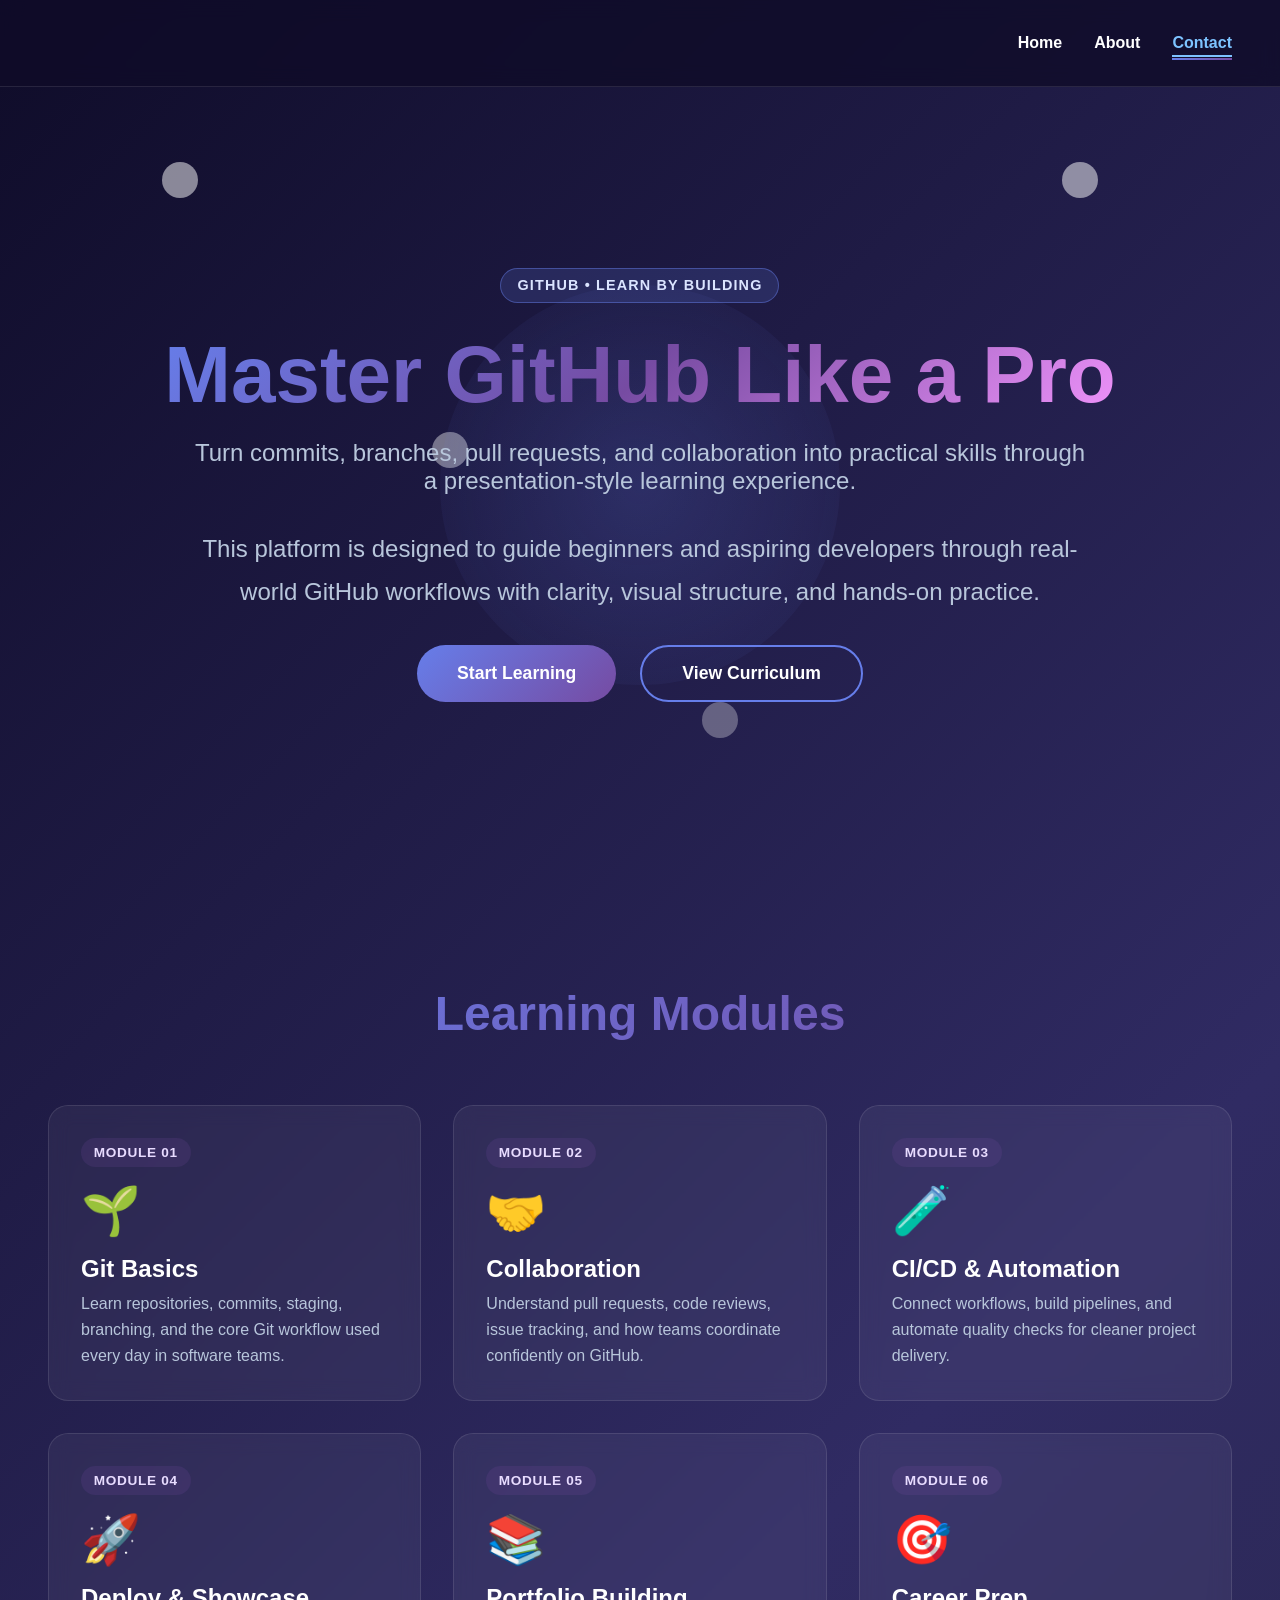
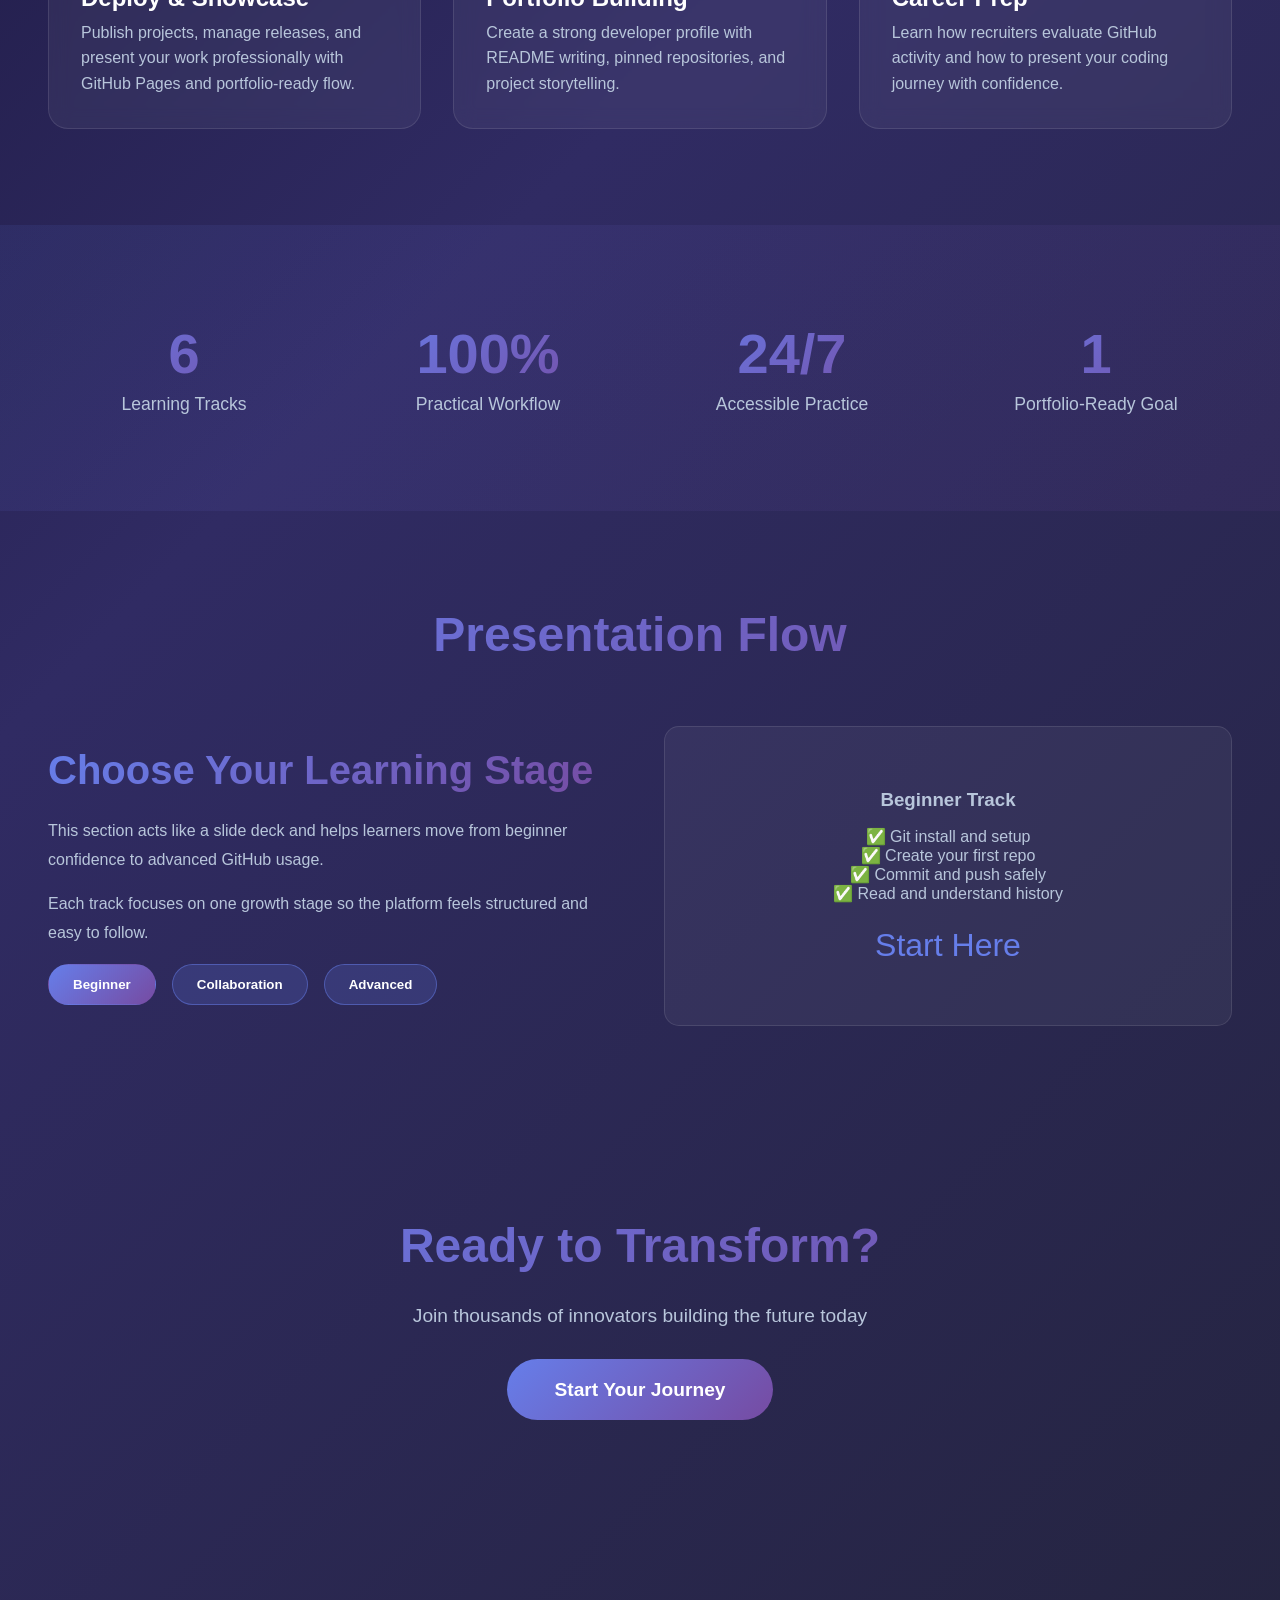
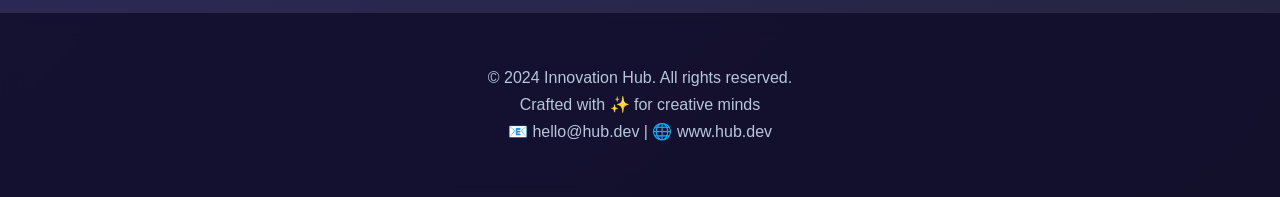
<file: index.html>
<!DOCTYPE html>
<html lang="en">
<head>
    <meta charset="UTF-8">
    <meta name="viewport" content="width=device-width, initial-scale=1.0">
    <title>GitHub Learning Platform</title>
    <style>
        * {
            margin: 0;
            padding: 0;
            box-sizing: border-box;
        }

        body {
            font-family: 'Segoe UI', Tahoma, Geneva, Verdana, sans-serif;
            background: linear-gradient(135deg, #0f0c29, #302b63, #24243e);
            color: #fff;
            overflow-x: hidden;
            position: relative;
        }

        /* Animated Background */
        .bg-animation {
            position: fixed;
            top: 0;
            left: 0;
            width: 100%;
            height: 100%;
            background: url('data:image/svg+xml,<svg xmlns="http://www.w3.org/2000/svg" viewBox="0 0 100 100"><circle cx="20" cy="20" r="2" fill="rgba(255,255,255,0.5)"/><circle cx="80" cy="80" r="2" fill="rgba(255,255,255,0.3)"/><circle cx="50" cy="50" r="2" fill="rgba(255,255,255,0.4)"/></svg>');
            pointer-events: none;
            z-index: 1;
            animation: drift 20s infinite;
        }

        @keyframes drift {
            0%, 100% { transform: translate(0, 0); }
            50% { transform: translate(50px, 50px); }
        }

        /* Navigation */
        nav {
            position: fixed;
            top: 0;
            width: 100%;
            background: rgba(15, 12, 41, 0.8);
            backdrop-filter: blur(10px);
            padding: 1.5rem 3rem;
            z-index: 1000;
            border-bottom: 1px solid rgba(255, 255, 255, 0.1);
        }

        .nav-content {
            max-width: 1400px;
            margin: 0 auto;
            display: flex;
            justify-content: space-between;
            align-items: center;
        }

        .logo {
            font-size: 2rem;
            font-weight: 900;
            background: linear-gradient(135deg, #667eea, #764ba2);
            -webkit-background-clip: text;
            -webkit-text-fill-color: transparent;
            background-clip: text;
        }

        nav ul {
            display: flex;
            list-style: none;
            gap: 2rem;
            align-items: center;
        }

        nav ul li {
            list-style: none;
        }

        nav a {
            color: #fff;
            text-decoration: none;
            font-weight: 600;
            position: relative;
            transition: 0.3s;
        }

        nav a::after {
            content: '';
            position: absolute;
            bottom: -5px;
            left: 0;
            width: 0;
            height: 2px;
            background: linear-gradient(135deg, #667eea, #764ba2);
            transition: width 0.3s;
        }

        nav a:hover::after,
        nav a.active-link::after {
            width: 100%;
        }

        nav a.active-link {
            color: #7dc3ff;
            border-bottom: 2px solid #7dc3ff;
            padding-bottom: 0.25rem;
        }

        /* Main Content */
        main {
            position: relative;
            z-index: 2;
            margin-top: 80px;
        }

        /* Hero Section */
        .hero {
            min-height: 90vh;
            display: flex;
            align-items: center;
            justify-content: center;
            text-align: center;
            padding: 3rem;
            position: relative;
            overflow: hidden;
        }

        .hero::before {
            content: '';
            position: absolute;
            width: 400px;
            height: 400px;
            background: radial-gradient(circle, rgba(102, 126, 234, 0.2), transparent);
            border-radius: 50%;
            top: 50%;
            left: 50%;
            transform: translate(-50%, -50%);
            animation: pulse 4s infinite;
        }

        @keyframes pulse {
            0%, 100% { transform: translate(-50%, -50%) scale(1); }
            50% { transform: translate(-50%, -50%) scale(1.2); }
        }

        .hero-content {
            position: relative;
            z-index: 3;
            animation: slideUp 0.8s ease;
        }

        .hero h1 {
            font-size: 5rem;
            margin-bottom: 1rem;
            line-height: 1.2;
            background: linear-gradient(135deg, #667eea, #764ba2, #f093fb);
            -webkit-background-clip: text;
            -webkit-text-fill-color: transparent;
            background-clip: text;
            animation: textGlow 3s ease-in-out infinite;
        }

        @keyframes textGlow {
            0%, 100% { filter: drop-shadow(0 0 10px rgba(102, 126, 234, 0.3)); }
            50% { filter: drop-shadow(0 0 20px rgba(118, 75, 162, 0.5)); }
        }

        .hero-badge {
            display: inline-block;
            padding: 0.55rem 1rem;
            border-radius: 999px;
            font-size: 0.9rem;
            font-weight: 700;
            letter-spacing: 0.08em;
            text-transform: uppercase;
            background: rgba(102, 126, 234, 0.18);
            color: #dbe4ff;
            border: 1px solid rgba(102, 126, 234, 0.45);
            margin-bottom: 1.5rem;
            animation: slideUp 0.8s ease 0.05s both;
        }

        .hero p {
            font-size: 1.5rem;
            color: #b8c6db;
            margin-bottom: 2rem;
            max-width: 900px;
            margin-left: auto;
            margin-right: auto;
            animation: slideUp 0.8s ease 0.2s both;
        }

        .hero-subtitle {
            font-size: 1.1rem;
            line-height: 1.8;
            color: #c9d5ea;
            max-width: 760px;
            margin: 0 auto 2rem auto;
            animation: slideUp 0.8s ease 0.25s both;
        }

        .cta-buttons {
            display: flex;
            gap: 1.5rem;
            justify-content: center;
            flex-wrap: wrap;
            animation: slideUp 0.8s ease 0.4s both;
        }

        .btn {
            padding: 1rem 2.5rem;
            font-size: 1.1rem;
            border: none;
            border-radius: 50px;
            cursor: pointer;
            font-weight: 700;
            transition: all 0.3s;
            position: relative;
            overflow: hidden;
        }

        .btn-primary {
            background: linear-gradient(135deg, #667eea, #764ba2);
            color: white;
        }

        .btn-primary:hover {
            transform: translateY(-3px);
            box-shadow: 0 20px 40px rgba(102, 126, 234, 0.4);
        }

        .btn-secondary {
            background: transparent;
            color: white;
            border: 2px solid #667eea;
        }

        .btn-secondary:hover {
            background: rgba(102, 126, 234, 0.1);
            transform: translateY(-3px);
        }

        /* Features Section */
        .features {
            padding: 6rem 3rem;
            max-width: 1400px;
            margin: 0 auto;
        }

        .section-title {
            text-align: center;
            font-size: 3rem;
            margin-bottom: 4rem;
            background: linear-gradient(135deg, #667eea, #764ba2);
            -webkit-background-clip: text;
            -webkit-text-fill-color: transparent;
            background-clip: text;
        }

        .features-grid {
            display: grid;
            grid-template-columns: repeat(auto-fit, minmax(280px, 1fr));
            gap: 2rem;
        }

        .feature-card {
            background: rgba(255, 255, 255, 0.05);
            backdrop-filter: blur(10px);
            padding: 2rem;
            border-radius: 20px;
            border: 1px solid rgba(255, 255, 255, 0.1);
            transition: all 0.3s;
            cursor: pointer;
            position: relative;
            overflow: hidden;
        }

        .feature-card::before {
            content: '';
            position: absolute;
            top: -50%;
            right: -50%;
            width: 100%;
            height: 100%;
            background: linear-gradient(135deg, rgba(102, 126, 234, 0.3), transparent);
            opacity: 0;
            transition: all 0.3s;
        }

        .feature-card:hover {
            transform: translateY(-10px);
            border-color: rgba(102, 126, 234, 0.5);
            box-shadow: 0 20px 40px rgba(102, 126, 234, 0.2);
        }

        .feature-card:hover::before {
            opacity: 1;
            top: -30%;
            right: -30%;
        }

        .feature-icon {
            font-size: 3rem;
            margin-bottom: 1rem;
            animation: float 3s ease-in-out infinite;
        }

        .feature-card h3 {
            font-size: 1.5rem;
            margin-bottom: 0.5rem;
            color: #fff;
        }

        .feature-card p {
            color: #b8c6db;
            line-height: 1.6;
        }

        .module-pill {
            display: inline-flex;
            align-items: center;
            gap: 0.5rem;
            padding: 0.45rem 0.8rem;
            margin-bottom: 1rem;
            border-radius: 999px;
            background: rgba(118, 75, 162, 0.18);
            color: #e8dcff;
            font-size: 0.85rem;
            font-weight: 700;
            text-transform: uppercase;
            letter-spacing: 0.05em;
        }

        .learning-list {
            display: grid;
            gap: 1rem;
            margin-top: 1.5rem;
        }

        .learning-list div {
            padding: 1rem 1.1rem;
            border-radius: 14px;
            background: rgba(255, 255, 255, 0.04);
            border: 1px solid rgba(255, 255, 255, 0.08);
            color: #d8e0f1;
        }

        @keyframes float {
            0%, 100% { transform: translateY(0); }
            50% { transform: translateY(-10px); }
        }

        /* Stats Section */
        .stats {
            padding: 6rem 3rem;
            background: linear-gradient(135deg, rgba(102, 126, 234, 0.1), rgba(118, 75, 162, 0.1));
            display: grid;
            grid-template-columns: repeat(auto-fit, minmax(200px, 1fr));
            gap: 2rem;
            max-width: 1400px;
            margin: 0 auto;
        }

        .stat {
            text-align: center;
        }

        .stat-number {
            font-size: 3.5rem;
            font-weight: 900;
            background: linear-gradient(135deg, #667eea, #764ba2);
            -webkit-background-clip: text;
            -webkit-text-fill-color: transparent;
            background-clip: text;
            margin-bottom: 0.5rem;
        }

        .stat-label {
            color: #b8c6db;
            font-size: 1.1rem;
        }

        /* Interactive Section */
        .interactive {
            padding: 6rem 3rem;
            max-width: 1400px;
            margin: 0 auto;
        }

        .interactive-grid {
            display: grid;
            grid-template-columns: 1fr 1fr;
            gap: 3rem;
            align-items: center;
        }

        .interactive-text h2 {
            font-size: 2.5rem;
            margin-bottom: 1.5rem;
            background: linear-gradient(135deg, #667eea, #764ba2);
            -webkit-background-clip: text;
            -webkit-text-fill-color: transparent;
            background-clip: text;
        }

        .interactive-text p {
            color: #b8c6db;
            margin-bottom: 1rem;
            line-height: 1.8;
        }

        .toggle-buttons {
            display: flex;
            gap: 1rem;
            flex-wrap: wrap;
        }

        .toggle-btn {
            padding: 0.75rem 1.5rem;
            background: rgba(102, 126, 234, 0.2);
            border: 1px solid rgba(102, 126, 234, 0.5);
            color: #fff;
            border-radius: 25px;
            cursor: pointer;
            transition: all 0.3s;
            font-weight: 600;
        }

        .toggle-btn.active {
            background: linear-gradient(135deg, #667eea, #764ba2);
            border-color: transparent;
        }

        .toggle-btn:hover {
            transform: scale(1.05);
        }

        .display-box {
            background: rgba(255, 255, 255, 0.05);
            border: 1px solid rgba(255, 255, 255, 0.1);
            border-radius: 15px;
            padding: 2rem;
            min-height: 300px;
            display: flex;
            align-items: center;
            justify-content: center;
            text-align: center;
            color: #b8c6db;
            animation: fadeIn 0.5s ease;
        }

        @keyframes fadeIn {
            from { opacity: 0; }
            to { opacity: 1; }
        }

        /* Footer */
        footer {
            background: rgba(15, 12, 41, 0.8);
            backdrop-filter: blur(10px);
            padding: 3rem;
            text-align: center;
            border-top: 1px solid rgba(255, 255, 255, 0.1);
            margin-top: 6rem;
        }

        footer p {
            color: #b8c6db;
            margin: 0.5rem 0;
        }

        /* Animations */
        @keyframes slideUp {
            from {
                opacity: 0;
                transform: translateY(30px);
            }
            to {
                opacity: 1;
                transform: translateY(0);
            }
        }

        /* Responsive */
        @media (max-width: 768px) {
            .hero h1 {
                font-size: 2.5rem;
            }

            .hero p {
                font-size: 1.1rem;
            }

            .section-title {
                font-size: 2rem;
            }

            .interactive-grid {
                grid-template-columns: 1fr;
            }

            nav ul {
                gap: 1rem;
                font-size: 0.9rem;
            }

            .cta-buttons {
                flex-direction: column;
            }

            .btn {
                width: 100%;
            }
        }
    </style>
</head>
<body>
    <div class="bg-animation"></div>

    <!-- Navigation -->
    <nav>
        <div class="nav-content">
            <div class="logo"><a href="index.html">✨ GitHub Learning</a></div>
            <ul>
                <li><a href="home.html">Home</a></li>
                <li><a href="about.html">About</a></li>
                <li><a href="contact.html" class="active-link">Contact</a></li>
            </ul>
        </div>
    </nav>


    <main>
        <!-- Hero Section -->
        <section class="hero" id="home">
            <div class="hero-content">
                <div class="hero-badge">GitHub • Learn by building</div>
                <h1>Master GitHub Like a Pro</h1>
                <p>Turn commits, branches, pull requests, and collaboration into practical skills through a presentation-style learning experience.</p>
                <p class="hero-subtitle">This platform is designed to guide beginners and aspiring developers through real-world GitHub workflows with clarity, visual structure, and hands-on practice.</p>
                <div class="cta-buttons">
                    <button class="btn btn-primary">Start Learning</button>
                    <button class="btn btn-secondary">View Curriculum</button>
                </div>
            </div>
        </section>

        <!-- Learning Modules -->
        <section class="features">
            <h2 class="section-title">Learning Modules</h2>
            <div class="features-grid">
                <div class="feature-card">
                    <div class="module-pill">Module 01</div>
                    <div class="feature-icon">🌱</div>
                    <h3>Git Basics</h3>
                    <p>Learn repositories, commits, staging, branching, and the core Git workflow used every day in software teams.</p>
                </div>
                <div class="feature-card">
                    <div class="module-pill">Module 02</div>
                    <div class="feature-icon">🤝</div>
                    <h3>Collaboration</h3>
                    <p>Understand pull requests, code reviews, issue tracking, and how teams coordinate confidently on GitHub.</p>
                </div>
                <div class="feature-card">
                    <div class="module-pill">Module 03</div>
                    <div class="feature-icon">🧪</div>
                    <h3>CI/CD & Automation</h3>
                    <p>Connect workflows, build pipelines, and automate quality checks for cleaner project delivery.</p>
                </div>
                <div class="feature-card">
                    <div class="module-pill">Module 04</div>
                    <div class="feature-icon">🚀</div>
                    <h3>Deploy & Showcase</h3>
                    <p>Publish projects, manage releases, and present your work professionally with GitHub Pages and portfolio-ready flow.</p>
                </div>
                <div class="feature-card">
                    <div class="module-pill">Module 05</div>
                    <div class="feature-icon">📚</div>
                    <h3>Portfolio Building</h3>
                    <p>Create a strong developer profile with README writing, pinned repositories, and project storytelling.</p>
                </div>
                <div class="feature-card">
                    <div class="module-pill">Module 06</div>
                    <div class="feature-icon">🎯</div>
                    <h3>Career Prep</h3>
                    <p>Learn how recruiters evaluate GitHub activity and how to present your coding journey with confidence.</p>
                </div>
            </div>
        </section>

        <!-- Stats Section -->
        <section class="stats">
            <div class="stat">
                <div class="stat-number">6</div>
                <div class="stat-label">Learning Tracks</div>
            </div>
            <div class="stat">
                <div class="stat-number">100%</div>
                <div class="stat-label">Practical Workflow</div>
            </div>
            <div class="stat">
                <div class="stat-number">24/7</div>
                <div class="stat-label">Accessible Practice</div>
            </div>
            <div class="stat">
                <div class="stat-number">1</div>
                <div class="stat-label">Portfolio-Ready Goal</div>
            </div>
        </section>

        <!-- Interactive Section -->
        <section class="interactive" id="about">
            <h2 class="section-title">Presentation Flow</h2>
            <div class="interactive-grid">
                <div class="interactive-text">
                    <h2>Choose Your Learning Stage</h2>
                    <p>This section acts like a slide deck and helps learners move from beginner confidence to advanced GitHub usage.</p>
                    <p>Each track focuses on one growth stage so the platform feels structured and easy to follow.</p>
                    <div class="toggle-buttons">
                        <button class="toggle-btn active" data-feature="beginner">Beginner</button>
                        <button class="toggle-btn" data-feature="collab">Collaboration</button>
                        <button class="toggle-btn" data-feature="advanced">Advanced</button>
                    </div>
                </div>
                <div class="display-box" id="featureDisplay">
                    <div>
                        <h3 style="margin-bottom: 1rem;">Beginner Track</h3>
                        <p>✅ Git install and setup</p>
                        <p>✅ Create your first repo</p>
                        <p>✅ Commit and push safely</p>
                        <p>✅ Read and understand history</p>
                        <p style="margin-top: 1.5rem; font-size: 2rem; color: #667eea;">Start Here</p>
                    </div>
                </div>
            </div>
        </section>

        <!-- CTA Section -->
        <section style="padding: 6rem 3rem; text-align: center; max-width: 1400px; margin: 0 auto;">
            <h2 class="section-title" style="margin-bottom: 2rem;">Ready to Transform?</h2>
            <p style="color: #b8c6db; font-size: 1.2rem; margin-bottom: 2rem;">Join thousands of innovators building the future today</p>
            <button class="btn btn-primary" style="font-size: 1.2rem; padding: 1.2rem 3rem;">Start Your Journey</button>
        </section>
    </main>

    <!-- Footer -->
    <footer id="contact">
        <p>&copy; 2024 Innovation Hub. All rights reserved.</p>
        <p>Crafted with ✨ for creative minds</p>
        <p>📧 hello@hub.dev | 🌐 www.hub.dev</p>
    </footer>

    <script>
        // Interactive Learning Stage Toggle
        const toggleButtons = document.querySelectorAll('.toggle-btn');
        const featureDisplay = document.getElementById('featureDisplay');

        const features = {
            beginner: {
                title: 'Beginner Track',
                items: ['✅ Git install and setup', '✅ Create your first repo', '✅ Commit and push safely', '✅ Read and understand history'],
                price: 'Start Here'
            },
            collab: {
                title: 'Collaboration Track',
                items: ['✅ Pull requests', '✅ Code reviews', '✅ Team workflows', '✅ Issues and project boards'],
                price: 'Work Together'
            },
            advanced: {
                title: 'Advanced Track',
                items: ['✅ Branch strategies', '✅ CI/CD pipelines', '✅ Release management', '✅ Professional portfolio growth'],
                price: 'Level Up'
            }
        };

        toggleButtons.forEach(btn => {
            btn.addEventListener('click', () => {
                toggleButtons.forEach(b => b.classList.remove('active'));
                btn.classList.add('active');

                const feature = features[btn.dataset.feature];
                featureDisplay.innerHTML = `
                    <div>
                        <h3 style="margin-bottom: 1rem;">${feature.title}</h3>
                        ${feature.items.map(item => `<p>${item}</p>`).join('')}
                        <p style="margin-top: 1.5rem; font-size: 2rem; color: #667eea;">${feature.price}</p>
                    </div>
                `;
            });
        });

        // Smooth scroll
        document.querySelectorAll('a[href^="#"]').forEach(anchor => {
            anchor.addEventListener('click', function(e) {
                e.preventDefault();
                const target = document.querySelector(this.getAttribute('href'));
                target?.scrollIntoView({ behavior: 'smooth' });
            });
        });

        const activeLinks = document.querySelectorAll('nav a');
        activeLinks.forEach(link => {
            link.addEventListener('click', () => {
                activeLinks.forEach(item => item.classList.remove('active-link'));
                link.classList.add('active-link');
            });
        });

        // Mouse hover effect on cards
        document.querySelectorAll('.feature-card').forEach(card => {
            card.addEventListener('mousemove', (e) => {
                const rect = card.getBoundingClientRect();
                const x = e.clientX - rect.left;
                const y = e.clientY - rect.top;
                card.style.setProperty('--x', `${x}px`);
                card.style.setProperty('--y', `${y}px`);
            });
        });

        console.log('🚀 Creative Hub Page Loaded!');
        console.log('✨ Interactive features active');
    </script>
</body>
</html>
</file>
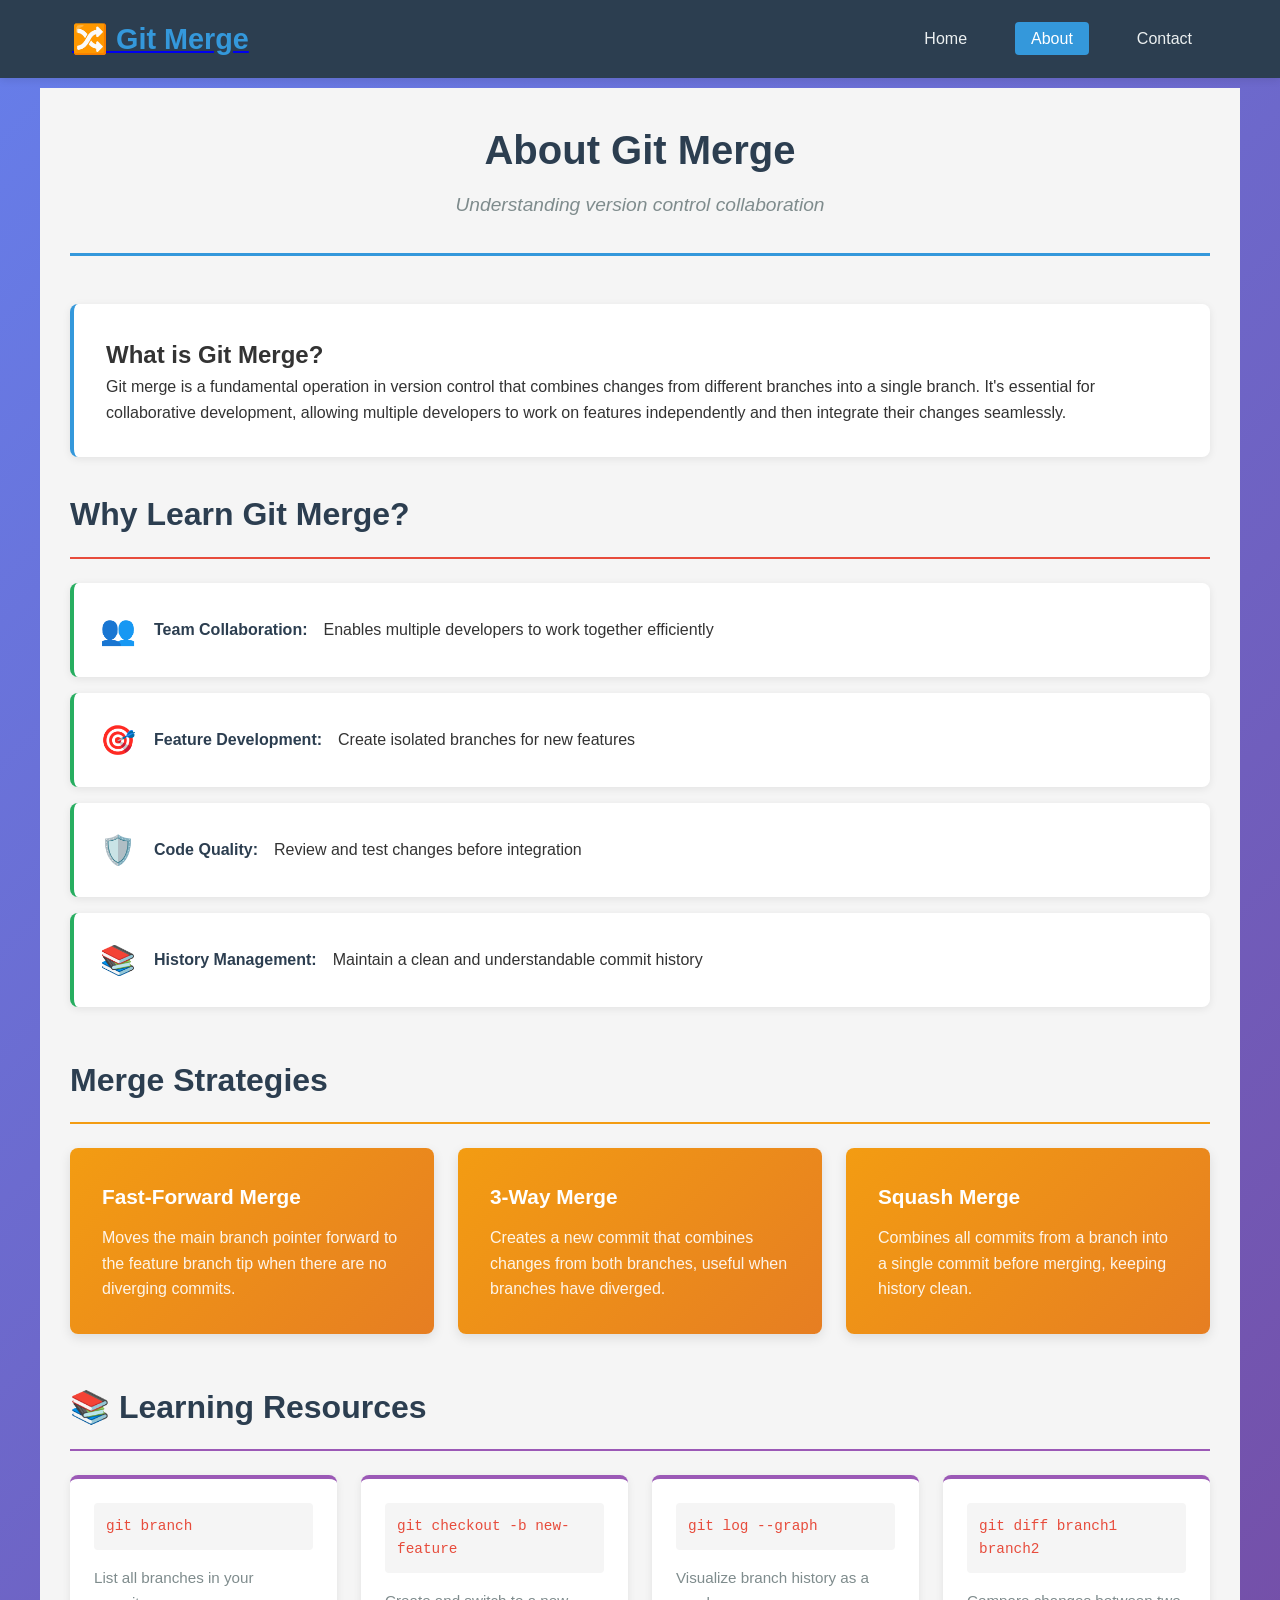
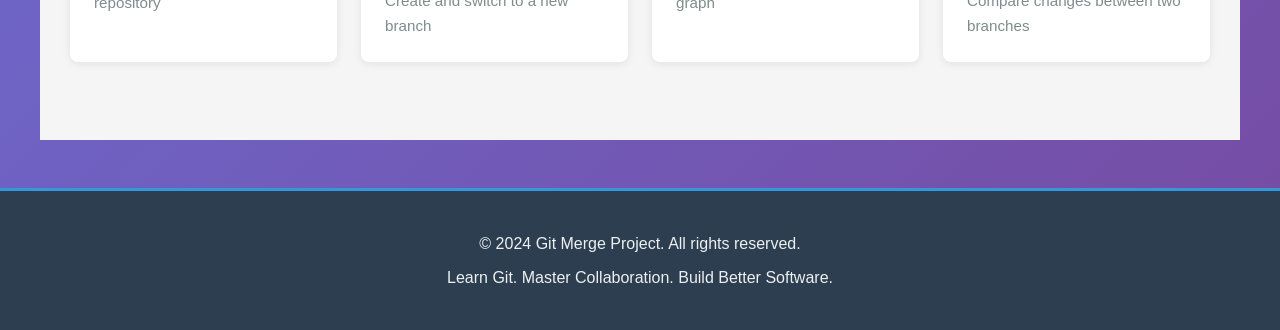
<file: about.html>
<!DOCTYPE html>
<html lang="en">
<head>
    <meta charset="UTF-8">
    <meta name="viewport" content="width=device-width, initial-scale=1.0">
    <title>About - Git Merge Project</title>
    <link rel="stylesheet" href="style.css">
</head>
<body>
    <nav class="navbar">
        <div class="nav-container">
            <a href="index.html".html"><div class="logo">🔀 Git Merge</div></a>
            <ul class="nav-menu">
                <li><a href="home.html">Home</a></li>
                <li><a href="about.html" class="active">About</a></li>
                <li><a href="contact.html">Contact</a></li>
            </ul>
        </div>
    </nav>

    <main class="mpage">
        <header class="page-header">
            <h1>About Git Merge</h1>
            <p class="subtitle">Understanding version control collaboration</p>
        </header>

        <section class="content-section">
            <h2>What is Git Merge?</h2>
            <p>
                Git merge is a fundamental operation in version control that combines changes from different branches into a single branch. It's essential for collaborative development, allowing multiple developers to work on features independently and then integrate their changes seamlessly.
            </p>
        </section>

        <section class="features-section">
            <h2>Why Learn Git Merge?</h2>
            <ul class="features-list">
                <li class="feature-item">
                    <span class="feature-icon">👥</span>
                    <strong>Team Collaboration:</strong> Enables multiple developers to work together efficiently
                </li>
                <li class="feature-item">
                    <span class="feature-icon">🎯</span>
                    <strong>Feature Development:</strong> Create isolated branches for new features
                </li>
                <li class="feature-item">
                    <span class="feature-icon">🛡️</span>
                    <strong>Code Quality:</strong> Review and test changes before integration
                </li>
                <li class="feature-item">
                    <span class="feature-icon">📚</span>
                    <strong>History Management:</strong> Maintain a clean and understandable commit history
                </li>
            </ul>
        </section>

        <section class="tips-section">
            <h2>Merge Strategies</h2>
            <div class="tips-container">
                <div class="tip">
                    <h3>Fast-Forward Merge</h3>
                    <p>Moves the main branch pointer forward to the feature branch tip when there are no diverging commits.</p>
                </div>
                <div class="tip">
                    <h3>3-Way Merge</h3>
                    <p>Creates a new commit that combines changes from both branches, useful when branches have diverged.</p>
                </div>
                <div class="tip">
                    <h3>Squash Merge</h3>
                    <p>Combines all commits from a branch into a single commit before merging, keeping history clean.</p>
                </div>
            </div>
        </section>

        <section class="commands-section">
            <h2>📚 Learning Resources</h2>
            <div class="commands-grid">
                <div class="command-card">
                    <code>git branch</code>
                    <p>List all branches in your repository</p>
                </div>
                <div class="command-card">
                    <code>git checkout -b new-feature</code>
                    <p>Create and switch to a new branch</p>
                </div>
                <div class="command-card">
                    <code>git log --graph</code>
                    <p>Visualize branch history as a graph</p>
                </div>
                <div class="command-card">
                    <code>git diff branch1 branch2</code>
                    <p>Compare changes between two branches</p>
                </div>
            </div>
        </section>
    </main>

    <footer class="footer">
        <p>&copy; 2024 Git Merge Project. All rights reserved.</p>
        <p>Learn Git. Master Collaboration. Build Better Software.</p>
    </footer>

    <script src="script.js"></script>
</body>
</html>
</file>
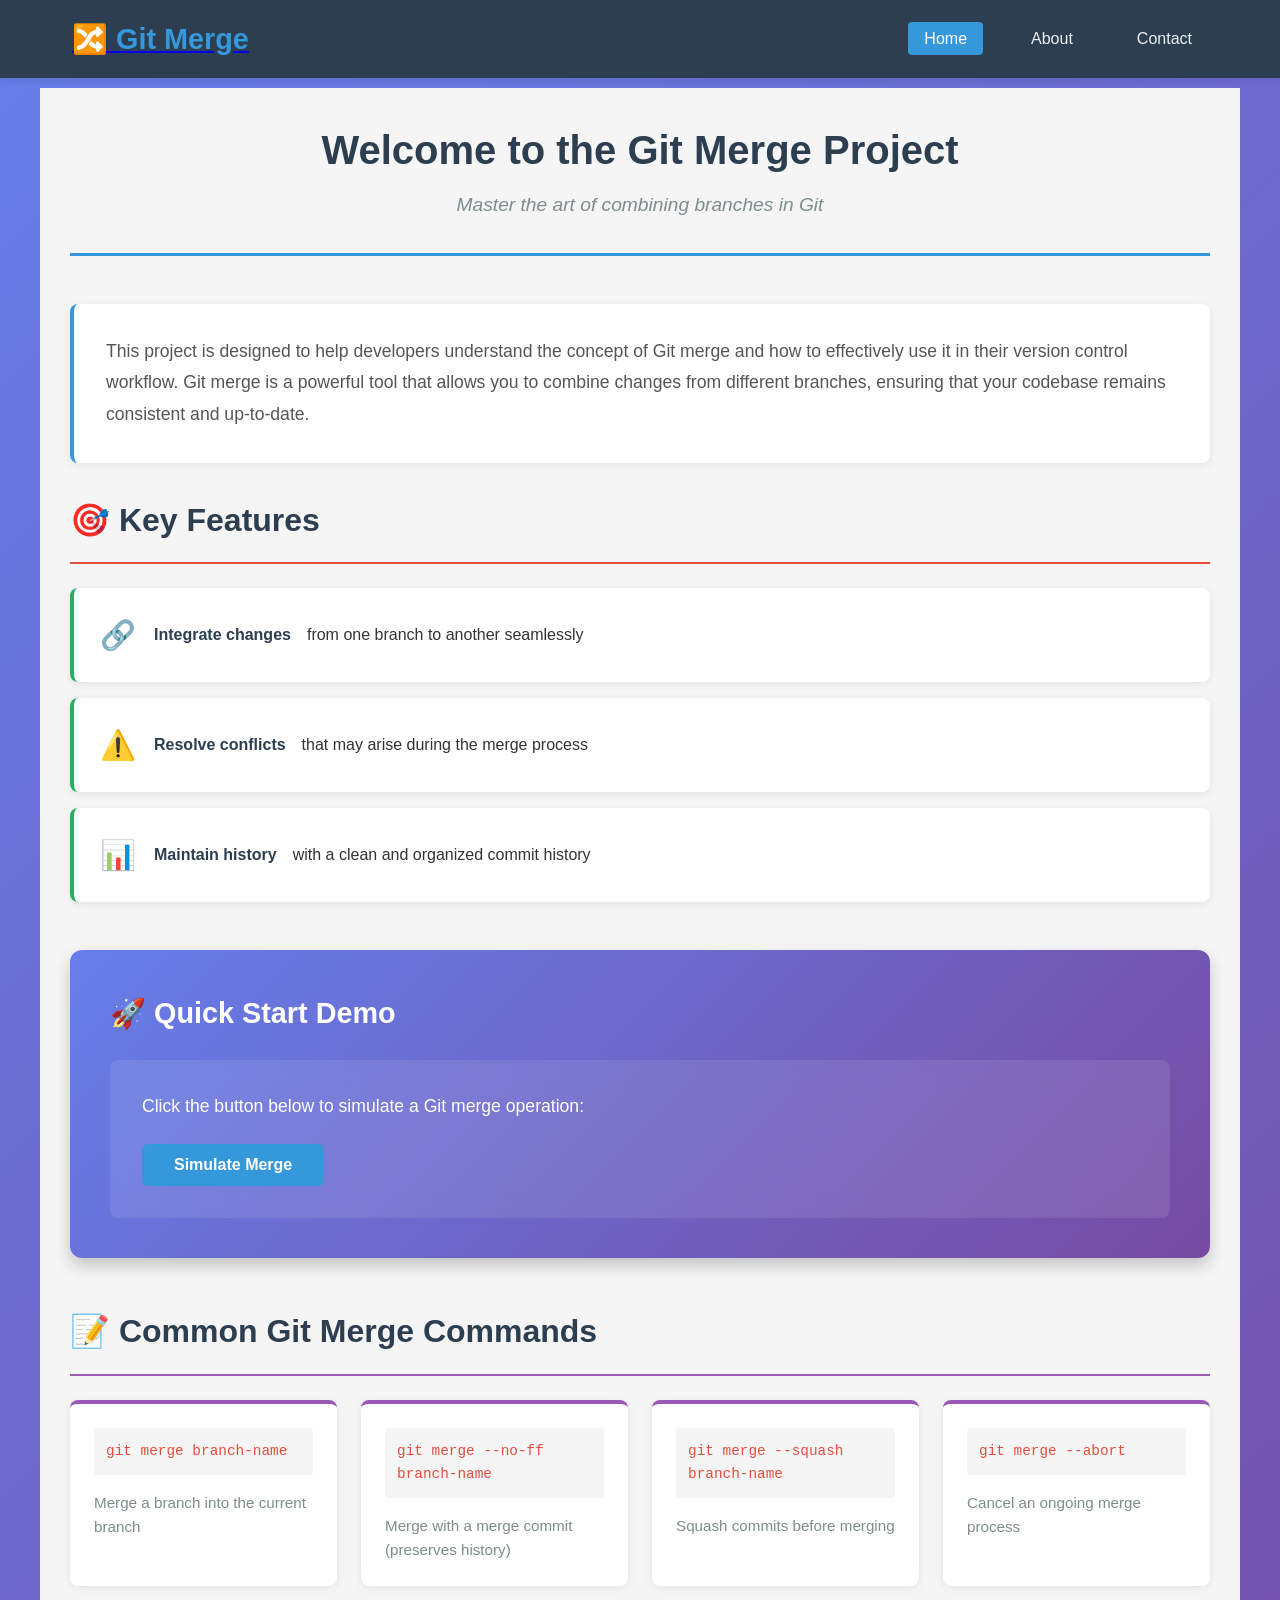
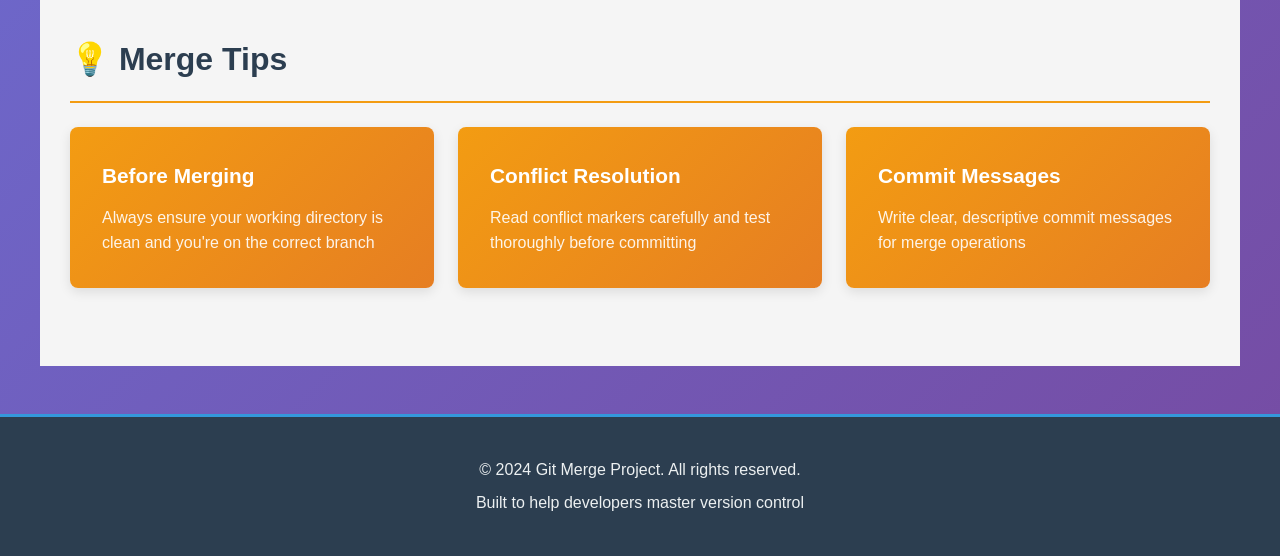
<file: home.html>
<!DOCTYPE html>
<html lang="en">
<head>
    <meta charset="UTF-8">
    <meta name="viewport" content="width=device-width, initial-scale=1.0">
    <title>Git Merge - Project Home</title>
    <link rel="stylesheet" href="style.css">
</head>
<body>
    <!-- Navigation -->
     <!-- Navigation (Modify this in each page) -->
  <nav class="navbar">
        <div class="nav-container">
           <a href="index.html" > <div class="logo">🔀 Git Merge</div></a>
            <ul class="nav-menu">
                <li><a href="index.html" class="active">Home</a></li>
                <li><a href="about.html">About</a></li>
                <li><a href="contact.html">Contact</a></li>
            </ul>
        </div>
    </nav>
      <!-- Main Content -->
    <main class="mpage">
        <header class="page-header">
            <h1>Welcome to the Git Merge Project</h1>
            <p class="subtitle">Master the art of combining branches in Git</p>
        </header>

        <section class="content-section">
            <p class="intro-text">
                This project is designed to help developers understand the concept of Git merge and how to
                effectively use it in their version control workflow. Git merge is a powerful tool that allows you to combine changes from different branches, ensuring that your codebase remains consistent and up-to-date.
            </p>
        </section>

        <!-- Key Features Section -->
        <section class="features-section">
            <h2>🎯 Key Features</h2>
            <ul class="features-list">
                <li class="feature-item">
                    <span class="feature-icon">🔗</span>
                    <strong>Integrate changes</strong> from one branch to another seamlessly
                </li>
                <li class="feature-item">
                    <span class="feature-icon">⚠️</span>
                    <strong>Resolve conflicts</strong> that may arise during the merge process
                </li>
                <li class="feature-item">
                    <span class="feature-icon">📊</span>
                    <strong>Maintain history</strong> with a clean and organized commit history
                </li>
            </ul>
        </section>

        <!-- Interactive Demo Section -->
        <section class="demo-section">
            <h2>🚀 Quick Start Demo</h2>
            <div class="demo-box">
                <p>Click the button below to simulate a Git merge operation:</p>
                <button id="mergeBtn" class="btn btn-primary">Simulate Merge</button>
                <div id="mergeResult" class="merge-result hidden">
                    <p id="resultText"></p>
                </div>
            </div>
        </section>

        <!-- Git Commands Section -->
        <section class="commands-section">
            <h2>📝 Common Git Merge Commands</h2>
            <div class="commands-grid">
                <div class="command-card">
                    <code>git merge branch-name</code>
                    <p>Merge a branch into the current branch</p>
                </div>
                <div class="command-card">
                    <code>git merge --no-ff branch-name</code>
                    <p>Merge with a merge commit (preserves history)</p>
                </div>
                <div class="command-card">
                    <code>git merge --squash branch-name</code>
                    <p>Squash commits before merging</p>
                </div>
                <div class="command-card">
                    <code>git merge --abort</code>
                    <p>Cancel an ongoing merge process</p>
                </div>
            </div>
        </section>

        <!-- Tips Section -->
        <section class="tips-section">
            <h2>💡 Merge Tips</h2>
            <div class="tips-container">
                <div class="tip">
                    <h3>Before Merging</h3>
                    <p>Always ensure your working directory is clean and you're on the correct branch</p>
                </div>
                <div class="tip">
                    <h3>Conflict Resolution</h3>
                    <p>Read conflict markers carefully and test thoroughly before committing</p>
                </div>
                <div class="tip">
                    <h3>Commit Messages</h3>
                    <p>Write clear, descriptive commit messages for merge operations</p>
                </div>
            </div>
        </section>
    </main>

    <!-- Footer -->
    <footer class="footer">
        <p>&copy; 2024 Git Merge Project. All rights reserved.</p>
        <p>Built to help developers master version control</p>
    </footer>

    <script src="script.js"></script>
</body>
</html>
</file>
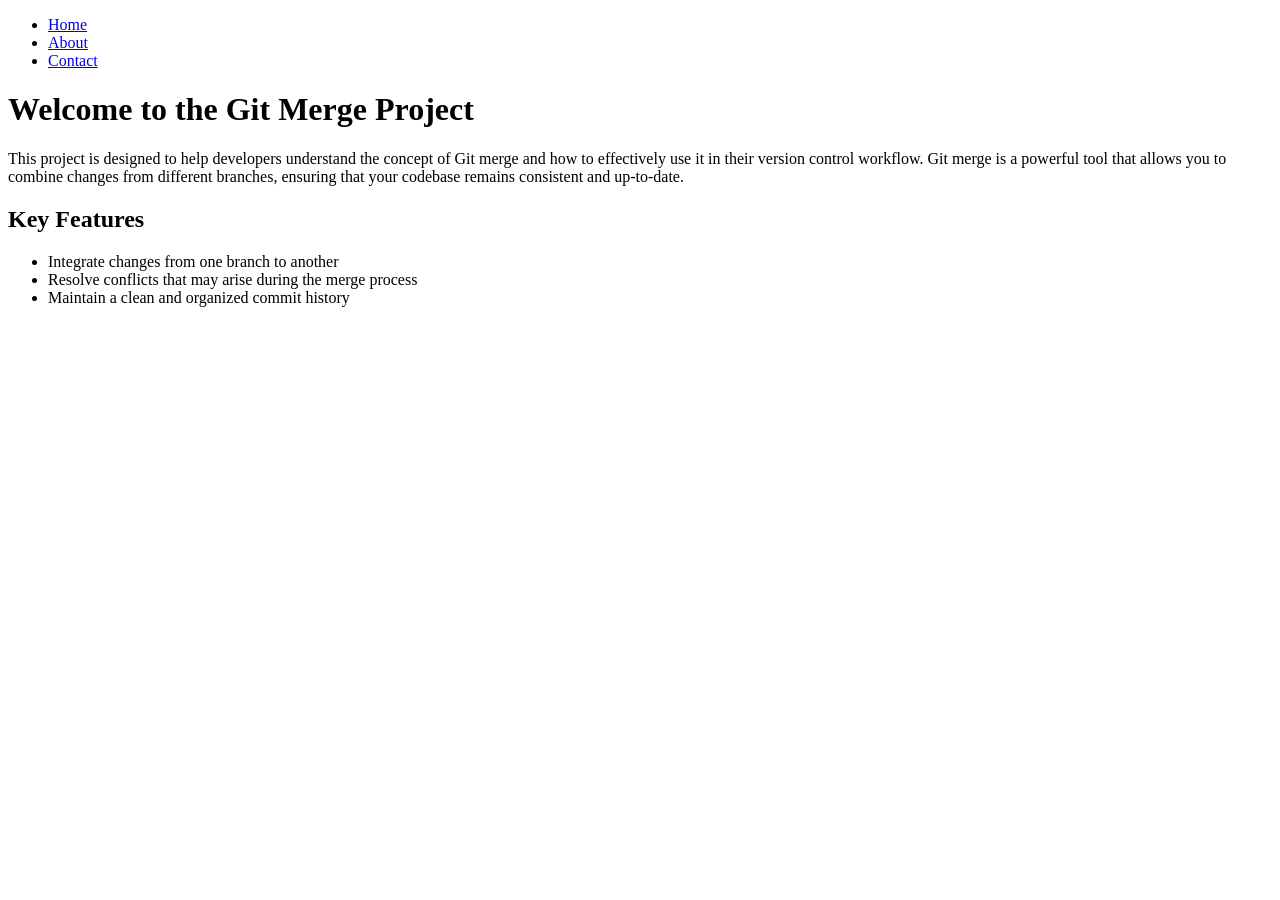
<file: homepage.html>
<!DOCTYPE html>
<html lang="en">
<head>
    <meta charset="UTF-8">
    <meta name="viewport" content="width=device-width, initial-scale=1.0">
    <title>Home Page</title>
</head>
<body>
    <nav>
        <ul>
            <li><a href="index.html">Home</a></li>
            <li><a href="about.html">About</a></li>
            <li><a href="contact.html">Contact</a></li>
        </ul>
    </nav>
    <Project Name: Git Merge</Project Name>
    <h1>Welcome to the Git Merge Project</h1>
    <p>This project is designed to help developers understand the concept of Git merge and how to
    effectively use it in their version control workflow. Git merge is a powerful tool that allows you to combine changes from different branches, ensuring that your codebase remains consistent and up-to-date.</p>       

    <h2>Key Features</h2>   
    <ul>
        <li>Integrate changes from one branch to another</li>
        <li>Resolve conflicts that may arise during the merge process</li>
        <li>Maintain a clean and organized commit history</li>
    </ul>
    
</body>
</html>
</file>
<file: style.css>
/* Base Styles */
/* hh */
* {
    margin: 0;
    padding: 0;
    box-sizing: border-box;
}

body {
    font-family: 'Segoe UI', Tahoma, Geneva, Verdana, sans-serif;
    background: linear-gradient(135deg, #667eea 0%, #764ba2 100%);
    min-height: 100vh;
    color: #333;
    line-height: 1.6;
}

/* Navigation Bar */
.navbar {
    background-color: #2c3e50;
    padding: 0;
    position: sticky;
    top: 0;
    z-index: 100;
    box-shadow: 0 2px 8px rgba(0, 0, 0, 0.1);
}

.nav-container {
    max-width: 1200px;
    margin: 0 auto;
    display: flex;
    justify-content: space-between;
    align-items: center;
    padding: 1rem 2rem;
}

.logo {
    font-size: 1.8rem;
    font-weight: bold;
    color: #3498db;
    text-decoration: none;
}

.nav-menu {
    display: flex;
    list-style: none;
    gap: 2rem;
}

.nav-menu a {
    color: #ecf0f1;
    text-decoration: none;
    font-weight: 500;
    transition: all 0.3s ease;
    padding: 0.5rem 1rem;
    border-radius: 4px;
}

.nav-menu a:hover,
.nav-menu a.active {
    background-color: #3498db;
    color: #fff;
    transform: translateY(-2px);
}

/* Main Page Container */
.mpage {
    margin: 10px;
    padding: 30px;
    background-color: #f5f5f5;
    font-family: 'Segoe UI', Tahoma, Geneva, Verdana, sans-serif;
    max-width: 1200px;
    margin-left: auto;
    margin-right: auto;
}

#mpage {
    margin: 10px;
    padding: 10px;
    background-color: #ffffff;
    border: 1px solid #ccc;
}

/* Page Header */
.page-header {
    text-align: center;
    margin-bottom: 3rem;
    padding-bottom: 2rem;
    border-bottom: 3px solid #3498db;
}

.page-header h1 {
    font-size: 2.5rem;
    color: #2c3e50;
    margin-bottom: 0.5rem;
    animation: slideDown 0.6s ease;
}

.subtitle {
    font-size: 1.2rem;
    color: #7f8c8d;
    font-style: italic;
}

/* Content Section */
.content-section {
    background-color: #ffffff;
    padding: 2rem;
    border-radius: 8px;
    margin-bottom: 2rem;
    box-shadow: 0 2px 8px rgba(0, 0, 0, 0.08);
    border-left: 4px solid #3498db;
}

.intro-text {
    font-size: 1.1rem;
    color: #555;
    line-height: 1.8;
}

/* Features Section */
.features-section {
    margin-bottom: 3rem;
}

.features-section h2 {
    font-size: 2rem;
    color: #2c3e50;
    margin-bottom: 1.5rem;
    padding-bottom: 1rem;
    border-bottom: 2px solid #e74c3c;
}

.features-list {
    list-style: none;
    padding: 0;
}

.feature-item {
    background-color: #ffffff;
    padding: 1.5rem;
    margin-bottom: 1rem;
    border-radius: 8px;
    box-shadow: 0 2px 8px rgba(0, 0, 0, 0.08);
    display: flex;
    align-items: center;
    gap: 1rem;
    transition: all 0.3s ease;
    border-left: 4px solid #27ae60;
}

.feature-item:hover {
    transform: translateX(10px);
    box-shadow: 0 4px 12px rgba(0, 0, 0, 0.12);
}

.feature-icon {
    font-size: 1.8rem;
    display: flex;
    align-items: center;
    justify-content: center;
    min-width: 40px;
}

.feature-item strong {
    color: #2c3e50;
}

/* Demo Section */
.demo-section {
    background: linear-gradient(135deg, #667eea 0%, #764ba2 100%);
    color: white;
    padding: 2.5rem;
    border-radius: 12px;
    margin-bottom: 3rem;
    box-shadow: 0 8px 16px rgba(0, 0, 0, 0.2);
}

.demo-section h2 {
    font-size: 1.8rem;
    margin-bottom: 1.5rem;
}

.demo-box {
    background-color: rgba(255, 255, 255, 0.1);
    padding: 2rem;
    border-radius: 8px;
    backdrop-filter: blur(10px);
}

.demo-box p {
    margin-bottom: 1.5rem;
    font-size: 1.1rem;
}

/* Buttons */
.btn {
    padding: 0.75rem 2rem;
    font-size: 1rem;
    border: none;
    border-radius: 6px;
    cursor: pointer;
    transition: all 0.3s ease;
    font-weight: 600;
}

.btn-primary {
    background-color: #3498db;
    color: white;
}

.btn-primary:hover {
    background-color: #2980b9;
    transform: translateY(-2px);
    box-shadow: 0 4px 12px rgba(52, 152, 219, 0.3);
}

.btn-primary:active {
    transform: translateY(0);
}

/* Merge Result */
.merge-result {
    background-color: rgba(46, 204, 113, 0.2);
    border: 2px solid #2ecc71;
    color: white;
    padding: 1.5rem;
    margin-top: 1.5rem;
    border-radius: 8px;
    animation: slideUp 0.4s ease;
}

.merge-result.hidden {
    display: none;
}

#resultText {
    font-size: 1.1rem;
    margin: 0;
}

/* Commands Section */
.commands-section {
    margin-bottom: 3rem;
}

.commands-section h2 {
    font-size: 2rem;
    color: #2c3e50;
    margin-bottom: 1.5rem;
    padding-bottom: 1rem;
    border-bottom: 2px solid #9b59b6;
}

.commands-grid {
    display: grid;
    grid-template-columns: repeat(auto-fit, minmax(250px, 1fr));
    gap: 1.5rem;
}

.command-card {
    background-color: #ffffff;
    padding: 1.5rem;
    border-radius: 8px;
    box-shadow: 0 2px 8px rgba(0, 0, 0, 0.08);
    border-top: 4px solid #9b59b6;
    transition: all 0.3s ease;
}

.command-card:hover {
    transform: translateY(-8px);
    box-shadow: 0 8px 16px rgba(0, 0, 0, 0.15);
}

.command-card code {
    background-color: #f5f5f5;
    color: #e74c3c;
    padding: 0.75rem;
    border-radius: 4px;
    display: block;
    font-size: 0.9rem;
    margin-bottom: 1rem;
    overflow-x: auto;
    font-family: 'Courier New', monospace;
}

.command-card p {
    color: #7f8c8d;
    font-size: 0.95rem;
}

/* Tips Section */
.tips-section {
    margin-bottom: 3rem;
}

.tips-section h2 {
    font-size: 2rem;
    color: #2c3e50;
    margin-bottom: 1.5rem;
    padding-bottom: 1rem;
    border-bottom: 2px solid #f39c12;
}

.tips-container {
    display: grid;
    grid-template-columns: repeat(auto-fit, minmax(280px, 1fr));
    gap: 1.5rem;
}

.tip {
    background: linear-gradient(135deg, #f39c12 0%, #e67e22 100%);
    color: white;
    padding: 2rem;
    border-radius: 8px;
    box-shadow: 0 4px 12px rgba(0, 0, 0, 0.1);
    transition: all 0.3s ease;
}

.tip:hover {
    transform: translateY(-8px);
    box-shadow: 0 8px 16px rgba(0, 0, 0, 0.2);
}

.tip h3 {
    font-size: 1.3rem;
    margin-bottom: 0.75rem;
}

.tip p {
    opacity: 0.9;
    line-height: 1.6;
}

/* Footer */
.footer {
    background-color: #2c3e50;
    color: #ecf0f1;
    text-align: center;
    padding: 2rem;
    margin-top: 3rem;
    border-top: 3px solid #3498db;
}

.footer p {
    margin: 0.5rem 0;
}

/* Animations */
@keyframes slideDown {
    from {
        opacity: 0;
        transform: translateY(-20px);
    }
    to {
        opacity: 1;
        transform: translateY(0);
    }
}

@keyframes slideUp {
    from {
        opacity: 0;
        transform: translateY(20px);
    }
    to {
        opacity: 1;
        transform: translateY(0);
    }
}

/* Responsive Design */
@media (max-width: 768px) {
    .mpage {
        padding: 1.5rem;
    }

    .nav-container {
        flex-direction: column;
        gap: 1rem;
    }

    .nav-menu {
        flex-direction: column;
        gap: 0.5rem;
    }

    .page-header h1 {
        font-size: 1.8rem;
    }

    .commands-grid {
        grid-template-columns: 1fr;
    }

    .tips-container {
        grid-template-columns: 1fr;
    }

    .feature-item {
        flex-direction: column;
        text-align: center;
    }
}

@media (max-width: 480px) {
    .page-header h1 {
        font-size: 1.4rem;
    }

    .subtitle {
        font-size: 1rem;
    }

    .navbar {
        padding: 0.5rem;
    }

    .logo {
        font-size: 1.3rem;
    }

    .nav-menu {
        gap: 0.5rem;
    }

    .nav-menu a {
        padding: 0.3rem 0.5rem;
        font-size: 0.9rem;
    }
}
</file>
